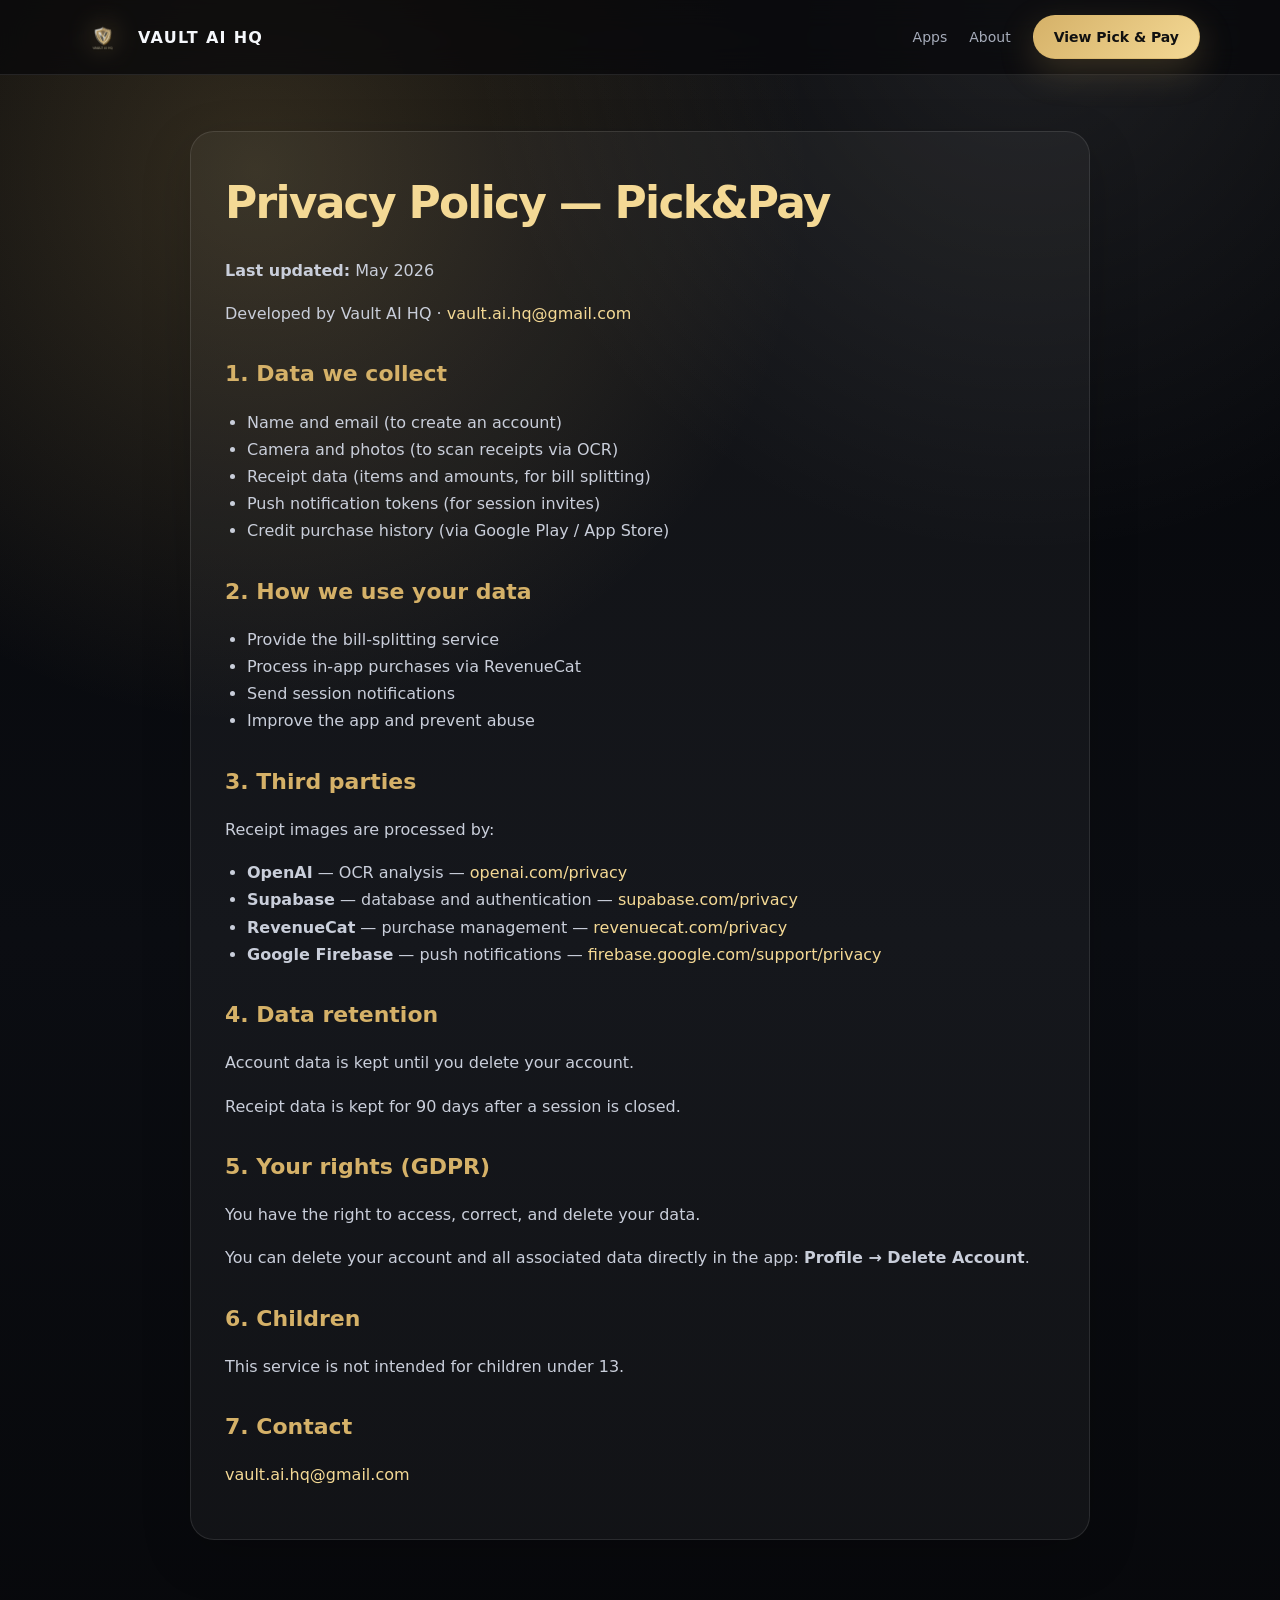
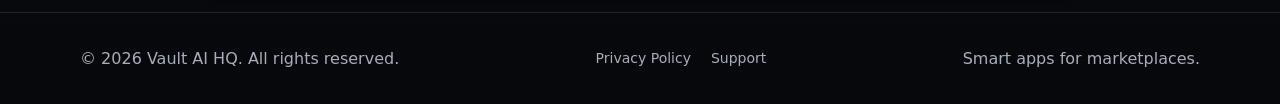
<file: privacy-policy.html>
<!doctype html>
<html lang="en">
<head>
  <meta charset="utf-8" />
  <meta name="viewport" content="width=device-width, initial-scale=1" />
  <title>Privacy Policy — Pick&amp;Pay | Vault AI HQ</title>
  <meta name="description" content="Pick&amp;Pay app Privacy Policy (Vault AI HQ): data, OCR, third parties, GDPR, and account deletion." />
  <link rel="stylesheet" href="site.css" />
</head>
<body>
  <header>
    <div class="wrap">
      <nav>
        <a class="brand" href="index.html">
          <img src="logo.png" alt="Vault AI HQ" />
          <span>VAULT AI HQ</span>
        </a>
        <div class="navlinks">
          <a href="index.html#apps">Apps</a>
          <a href="index.html#about">About</a>
          <a href="index.html#contact" class="btn">View Pick & Pay</a>
        </div>
      </nav>
    </div>
  </header>

  <main class="page">
    <div class="wrap">
      <article class="pageCard">
        <h1>Privacy Policy — Pick&amp;Pay</h1>

        <p><strong>Last updated:</strong> May 2026</p>
        <p>Developed by Vault AI HQ · <a class="mail" href="mailto:vault.ai.hq@gmail.com">vault.ai.hq@gmail.com</a></p>

        <h2>1. Data we collect</h2>
        <ul>
          <li>Name and email (to create an account)</li>
          <li>Camera and photos (to scan receipts via OCR)</li>
          <li>Receipt data (items and amounts, for bill splitting)</li>
          <li>Push notification tokens (for session invites)</li>
          <li>Credit purchase history (via Google Play / App Store)</li>
        </ul>

        <h2>2. How we use your data</h2>
        <ul>
          <li>Provide the bill-splitting service</li>
          <li>Process in-app purchases via RevenueCat</li>
          <li>Send session notifications</li>
          <li>Improve the app and prevent abuse</li>
        </ul>

        <h2>3. Third parties</h2>
        <p>Receipt images are processed by:</p>
        <ul>
          <li><strong>OpenAI</strong> — OCR analysis — <a class="mail" href="https://openai.com/privacy" rel="noopener noreferrer">openai.com/privacy</a></li>
          <li><strong>Supabase</strong> — database and authentication — <a class="mail" href="https://supabase.com/privacy" rel="noopener noreferrer">supabase.com/privacy</a></li>
          <li><strong>RevenueCat</strong> — purchase management — <a class="mail" href="https://www.revenuecat.com/privacy" rel="noopener noreferrer">revenuecat.com/privacy</a></li>
          <li><strong>Google Firebase</strong> — push notifications — <a class="mail" href="https://firebase.google.com/support/privacy" rel="noopener noreferrer">firebase.google.com/support/privacy</a></li>
        </ul>

        <h2>4. Data retention</h2>
        <p>Account data is kept until you delete your account.</p>
        <p>Receipt data is kept for 90 days after a session is closed.</p>

        <h2>5. Your rights (GDPR)</h2>
        <p>You have the right to access, correct, and delete your data.</p>
        <p>You can delete your account and all associated data directly in the app: <strong>Profile → Delete Account</strong>.</p>

        <h2>6. Children</h2>
        <p>This service is not intended for children under 13.</p>

        <h2>7. Contact</h2>
        <p><a class="mail" href="mailto:vault.ai.hq@gmail.com">vault.ai.hq@gmail.com</a></p>
      </article>
    </div>
  </main>

  <footer>
    <div class="wrap foot">
      <div>© <span id="year"></span> Vault AI HQ. All rights reserved.</div>
      <div class="footLinks">
        <a href="privacy-policy.html">Privacy Policy</a>
        <a href="support.html">Support</a>
      </div>
      <div>Smart apps for marketplaces.</div>
    </div>
  </footer>
  <script>
    document.getElementById("year").textContent = new Date().getFullYear();
  </script>
</body>
</html>
</file>
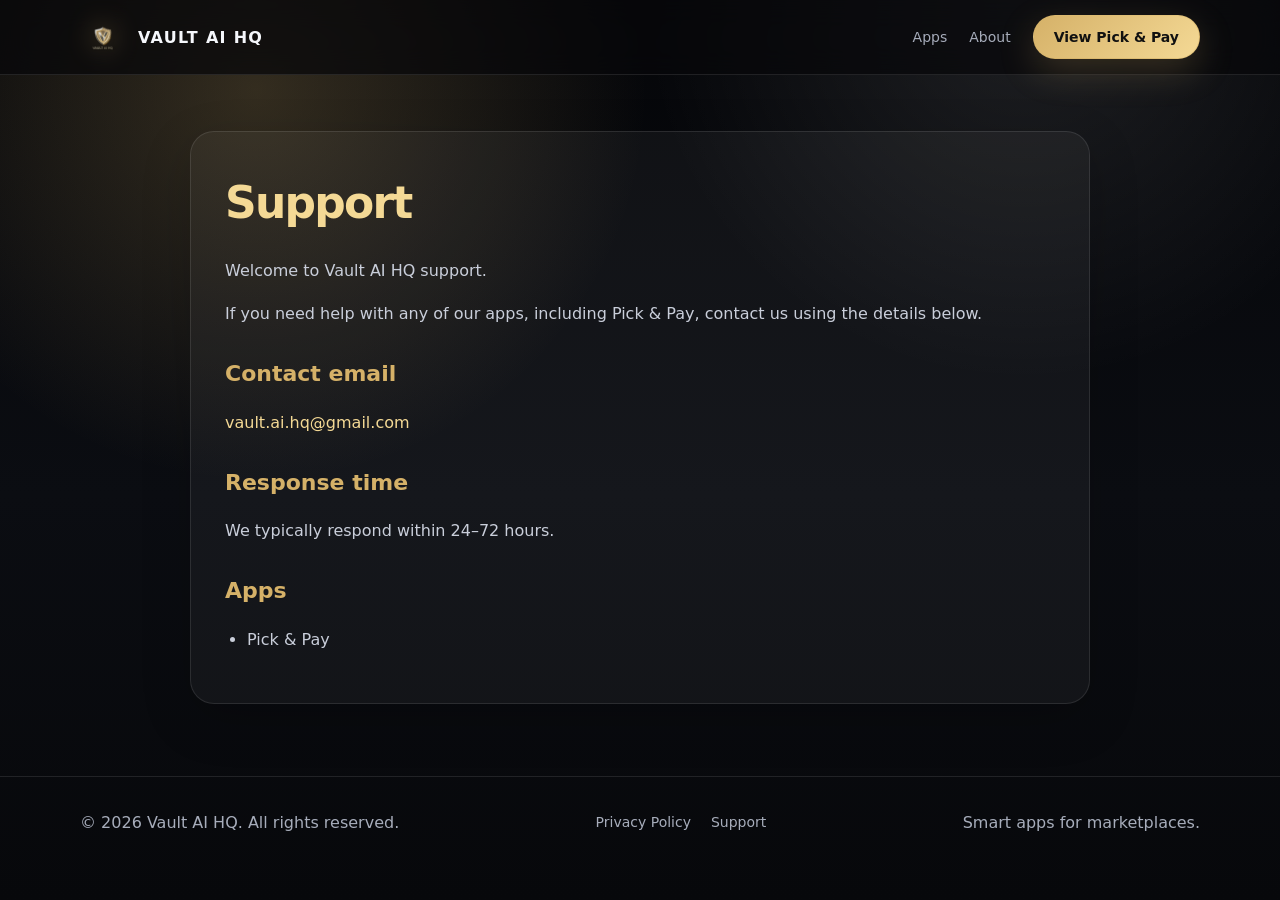
<file: support.html>
<!doctype html>
<html lang="en">
<head>
  <meta charset="utf-8" />
  <meta name="viewport" content="width=device-width, initial-scale=1" />
  <title>Support — Vault AI HQ</title>
  <meta name="description" content="Vault AI HQ support." />
  <link rel="stylesheet" href="site.css" />
</head>
<body>
  <header>
    <div class="wrap">
      <nav>
        <a class="brand" href="index.html">
          <img src="logo.png" alt="Vault AI HQ" />
          <span>VAULT AI HQ</span>
        </a>
        <div class="navlinks">
          <a href="index.html#apps">Apps</a>
          <a href="index.html#about">About</a>
          <a href="index.html#contact" class="btn">View Pick & Pay</a>
        </div>
      </nav>
    </div>
  </header>

  <main class="page">
    <div class="wrap">
      <article class="pageCard">
        <h1>Support</h1>

        <p>Welcome to Vault AI HQ support.</p>

        <p>If you need help with any of our apps, including Pick & Pay, contact us using the details below.</p>

        <h2>Contact email</h2>
        <p><a class="mail" href="mailto:vault.ai.hq@gmail.com">vault.ai.hq@gmail.com</a></p>

        <h2>Response time</h2>
        <p>We typically respond within 24–72 hours.</p>

        <h2>Apps</h2>
        <ul>
          <li>Pick & Pay</li>
        </ul>
      </article>
    </div>
  </main>

  <footer>
    <div class="wrap foot">
      <div>© <span id="year"></span> Vault AI HQ. All rights reserved.</div>
      <div class="footLinks">
        <a href="privacy-policy.html">Privacy Policy</a>
        <a href="support.html">Support</a>
      </div>
      <div>Smart apps for marketplaces.</div>
    </div>
  </footer>
  <script>
    document.getElementById("year").textContent = new Date().getFullYear();
  </script>
</body>
</html>
</file>
<file: site.css>
:root {
  --bg:#07080b;
  --card:#11131a;
  --muted:#a7adbb;
  --text:#f5f7fb;
  --gold:#d5b168;
  --gold2:#f4d995;
  --line:rgba(255,255,255,.10);
}
* { box-sizing:border-box; }
html { scroll-behavior:smooth; }
body {
  margin:0;
  font-family: Inter, ui-sans-serif, system-ui, -apple-system, BlinkMacSystemFont, "Segoe UI", sans-serif;
  color:var(--text);
  background:
    radial-gradient(circle at 20% 10%, rgba(213,177,104,.22), transparent 30%),
    radial-gradient(circle at 80% 0%, rgba(255,255,255,.10), transparent 28%),
    linear-gradient(180deg, #050609 0%, #0b0d12 55%, #07080b 100%);
  min-height:100vh;
}
a { color:inherit; text-decoration:none; }
.wrap { width:min(1120px, calc(100% - 40px)); margin:0 auto; }
header {
  position:sticky; top:0; z-index:10;
  backdrop-filter: blur(14px);
  background:rgba(7,8,11,.72);
  border-bottom:1px solid var(--line);
}
nav { display:flex; align-items:center; justify-content:space-between; padding:14px 0; }
.brand { display:flex; align-items:center; gap:12px; font-weight:800; letter-spacing:.08em; }
.brand img { width:46px; height:46px; object-fit:contain; filter:drop-shadow(0 0 14px rgba(213,177,104,.45)); }
.navlinks { display:flex; align-items:center; gap:22px; color:var(--muted); font-size:14px; }
.btn {
  display:inline-flex; align-items:center; justify-content:center; gap:8px;
  border:1px solid rgba(213,177,104,.48);
  background:linear-gradient(135deg, var(--gold), var(--gold2));
  color:#111; font-weight:800;
  border-radius:999px; padding:13px 20px;
  box-shadow:0 12px 36px rgba(213,177,104,.22);
  transition:.2s ease;
}
.btn:hover { transform:translateY(-2px); box-shadow:0 18px 46px rgba(213,177,104,.30); }
footer { padding:36px 0; border-top:1px solid var(--line); color:var(--muted); }
footer .foot { display:flex; justify-content:space-between; align-items:center; gap:20px; flex-wrap:wrap; }
footer .footLinks { display:flex; gap:20px; font-size:14px; }
footer .footLinks a:hover { color:var(--gold2); }
.page { padding:56px 0 72px; }
.pageCard {
  max-width:900px; margin:0 auto;
  padding:34px; border:1px solid var(--line); border-radius:24px;
  background:rgba(255,255,255,.045);
  box-shadow:0 16px 50px rgba(0,0,0,.18);
  line-height:1.7;
}
.pageCard h1 { font-size:clamp(32px, 4vw, 44px); margin:0 0 12px; letter-spacing:-.04em; color:var(--gold2); }
.pageCard h2 { font-size:22px; margin:28px 0 10px; color:var(--gold); }
.pageCard p, .pageCard li { color:#c9ceda; }
.pageCard ul { padding-left:22px; }
.pageCard a.mail { color:var(--gold2); }
.pageCard a.mail:hover { text-decoration:underline; }
@media (max-width: 860px) {
  .navlinks a:not(.btn) { display:none; }
}
</file>
